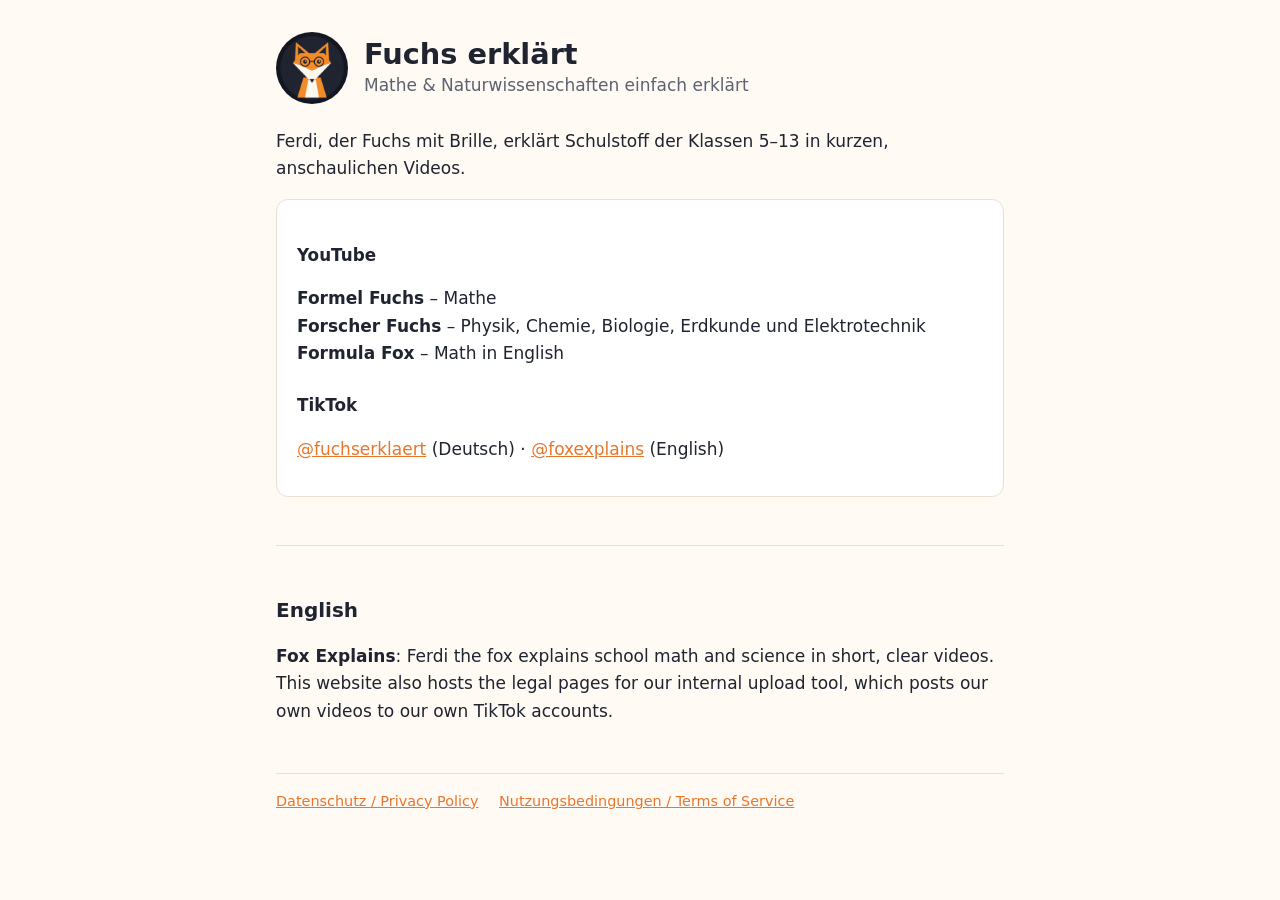
<file: index.html>
<!doctype html>
<html lang="de">
<head>
<meta charset="utf-8">
<meta name="viewport" content="width=device-width, initial-scale=1">
<title>Fuchs erklärt</title>
<meta name="description" content="Mathe und Naturwissenschaften einfach erklärt – mit Ferdi, dem Fuchs.">
<link rel="icon" href="ferdi.png">
<link rel="stylesheet" href="style.css">
</head>
<body>
<main>
  <header>
    <img src="ferdi.png" alt="Ferdi, der Fuchs mit Brille">
    <div>
      <h1>Fuchs erklärt</h1>
      <div class="muted">Mathe &amp; Naturwissenschaften einfach erklärt</div>
    </div>
  </header>

  <p>Ferdi, der Fuchs mit Brille, erklärt Schulstoff der Klassen 5–13 in kurzen, anschaulichen Videos.</p>

  <div class="card">
    <h3>YouTube</h3>
    <p><strong>Formel Fuchs</strong> – Mathe<br>
       <strong>Forscher Fuchs</strong> – Physik, Chemie, Biologie, Erdkunde und Elektrotechnik<br>
       <strong>Formula Fox</strong> – Math in English</p>
    <h3>TikTok</h3>
    <p><a href="https://www.tiktok.com/@fuchserklaert">@fuchserklaert</a> (Deutsch) ·
       <a href="https://www.tiktok.com/@foxexplains">@foxexplains</a> (English)</p>
  </div>

  <div class="lang">
    <h2>English</h2>
    <p><strong>Fox Explains</strong>: Ferdi the fox explains school math and science in short, clear videos.
       This website also hosts the legal pages for our internal upload tool, which posts our own videos to our own TikTok accounts.</p>
  </div>

  <footer>
    <a href="datenschutz.html">Datenschutz / Privacy Policy</a>
    <a href="nutzungsbedingungen.html">Nutzungsbedingungen / Terms of Service</a>
  </footer>
</main>
</body>
</html>
</file>
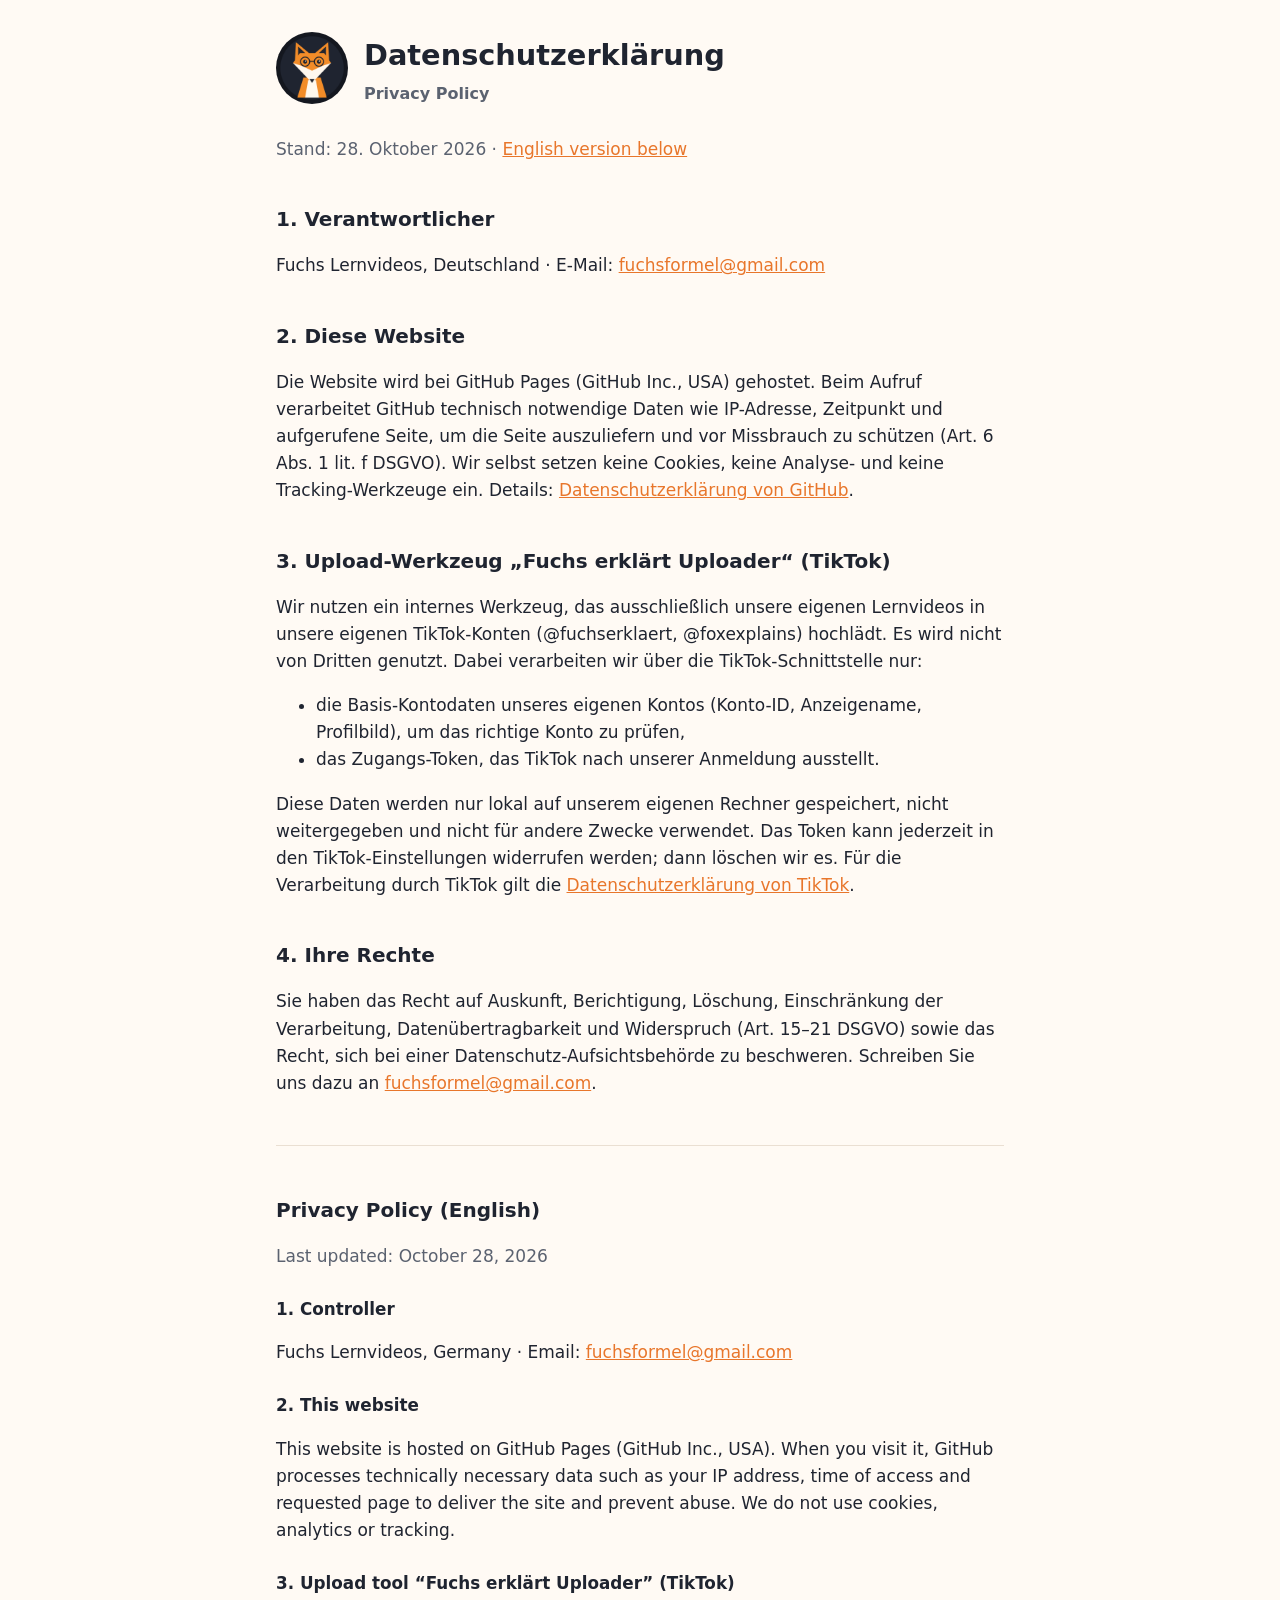
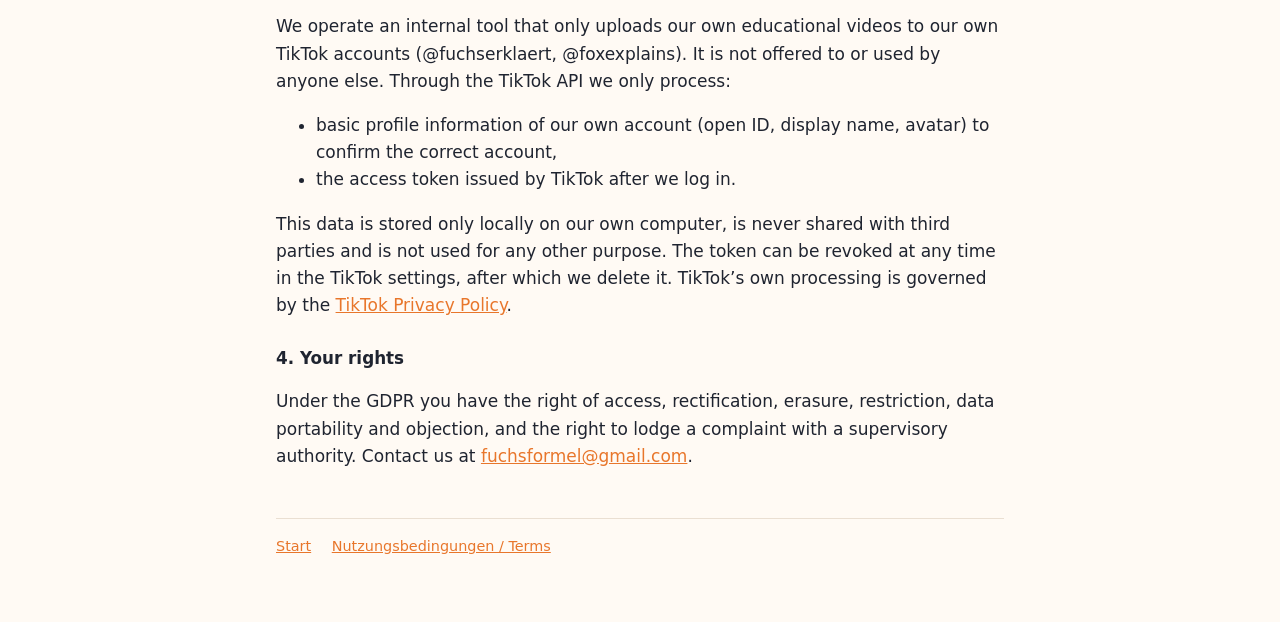
<file: datenschutz.html>
<!doctype html>
<html lang="de">
<head>
<meta charset="utf-8">
<meta name="viewport" content="width=device-width, initial-scale=1">
<title>Datenschutz – Fuchs erklärt</title>
<link rel="icon" href="ferdi.png">
<link rel="stylesheet" href="style.css">
</head>
<body>
<main>
  <header>
    <a href="index.html"><img src="ferdi.png" alt="Ferdi"></a>
    <h1>Datenschutzerklärung<br><span class="muted" style="font-size:1rem">Privacy Policy</span></h1>
  </header>
  <p class="muted">Stand: 28. Oktober 2026 · <a href="#en">English version below</a></p>

  <h2>1. Verantwortlicher</h2>
  <p>Fuchs Lernvideos, Deutschland · E-Mail: <a href="mailto:fuchsformel@gmail.com">fuchsformel@gmail.com</a></p>

  <h2>2. Diese Website</h2>
  <p>Die Website wird bei GitHub Pages (GitHub Inc., USA) gehostet. Beim Aufruf verarbeitet GitHub technisch notwendige
     Daten wie IP-Adresse, Zeitpunkt und aufgerufene Seite, um die Seite auszuliefern und vor Missbrauch zu schützen
     (Art. 6 Abs. 1 lit. f DSGVO). Wir selbst setzen keine Cookies, keine Analyse- und keine Tracking-Werkzeuge ein.
     Details: <a href="https://docs.github.com/site-policy/privacy-policies/github-general-privacy-statement">Datenschutzerklärung von GitHub</a>.</p>

  <h2>3. Upload-Werkzeug „Fuchs erklärt Uploader“ (TikTok)</h2>
  <p>Wir nutzen ein internes Werkzeug, das ausschließlich unsere eigenen Lernvideos in unsere eigenen TikTok-Konten
     (@fuchserklaert, @foxexplains) hochlädt. Es wird nicht von Dritten genutzt. Dabei verarbeiten wir über die
     TikTok-Schnittstelle nur:</p>
  <ul>
    <li>die Basis-Kontodaten unseres eigenen Kontos (Konto-ID, Anzeigename, Profilbild), um das richtige Konto zu prüfen,</li>
    <li>das Zugangs-Token, das TikTok nach unserer Anmeldung ausstellt.</li>
  </ul>
  <p>Diese Daten werden nur lokal auf unserem eigenen Rechner gespeichert, nicht weitergegeben und nicht für andere
     Zwecke verwendet. Das Token kann jederzeit in den TikTok-Einstellungen widerrufen werden; dann löschen wir es.
     Für die Verarbeitung durch TikTok gilt die <a href="https://www.tiktok.com/legal/privacy-policy-eea">Datenschutzerklärung von TikTok</a>.</p>

  <h2>4. Ihre Rechte</h2>
  <p>Sie haben das Recht auf Auskunft, Berichtigung, Löschung, Einschränkung der Verarbeitung, Datenübertragbarkeit
     und Widerspruch (Art. 15–21 DSGVO) sowie das Recht, sich bei einer Datenschutz-Aufsichtsbehörde zu beschweren.
     Schreiben Sie uns dazu an <a href="mailto:fuchsformel@gmail.com">fuchsformel@gmail.com</a>.</p>

  <div class="lang" id="en">
    <h2>Privacy Policy (English)</h2>
    <p class="muted">Last updated: October 28, 2026</p>

    <h3>1. Controller</h3>
    <p>Fuchs Lernvideos, Germany · Email: <a href="mailto:fuchsformel@gmail.com">fuchsformel@gmail.com</a></p>

    <h3>2. This website</h3>
    <p>This website is hosted on GitHub Pages (GitHub Inc., USA). When you visit it, GitHub processes technically
       necessary data such as your IP address, time of access and requested page to deliver the site and prevent abuse.
       We do not use cookies, analytics or tracking.</p>

    <h3>3. Upload tool “Fuchs erklärt Uploader” (TikTok)</h3>
    <p>We operate an internal tool that only uploads our own educational videos to our own TikTok accounts
       (@fuchserklaert, @foxexplains). It is not offered to or used by anyone else. Through the TikTok API we only process:</p>
    <ul>
      <li>basic profile information of our own account (open ID, display name, avatar) to confirm the correct account,</li>
      <li>the access token issued by TikTok after we log in.</li>
    </ul>
    <p>This data is stored only locally on our own computer, is never shared with third parties and is not used for any
       other purpose. The token can be revoked at any time in the TikTok settings, after which we delete it.
       TikTok’s own processing is governed by the <a href="https://www.tiktok.com/legal/privacy-policy-eea">TikTok Privacy Policy</a>.</p>

    <h3>4. Your rights</h3>
    <p>Under the GDPR you have the right of access, rectification, erasure, restriction, data portability and objection,
       and the right to lodge a complaint with a supervisory authority. Contact us at
       <a href="mailto:fuchsformel@gmail.com">fuchsformel@gmail.com</a>.</p>
  </div>

  <footer>
    <a href="index.html">Start</a>
    <a href="nutzungsbedingungen.html">Nutzungsbedingungen / Terms</a>
  </footer>
</main>
</body>
</html>
</file>
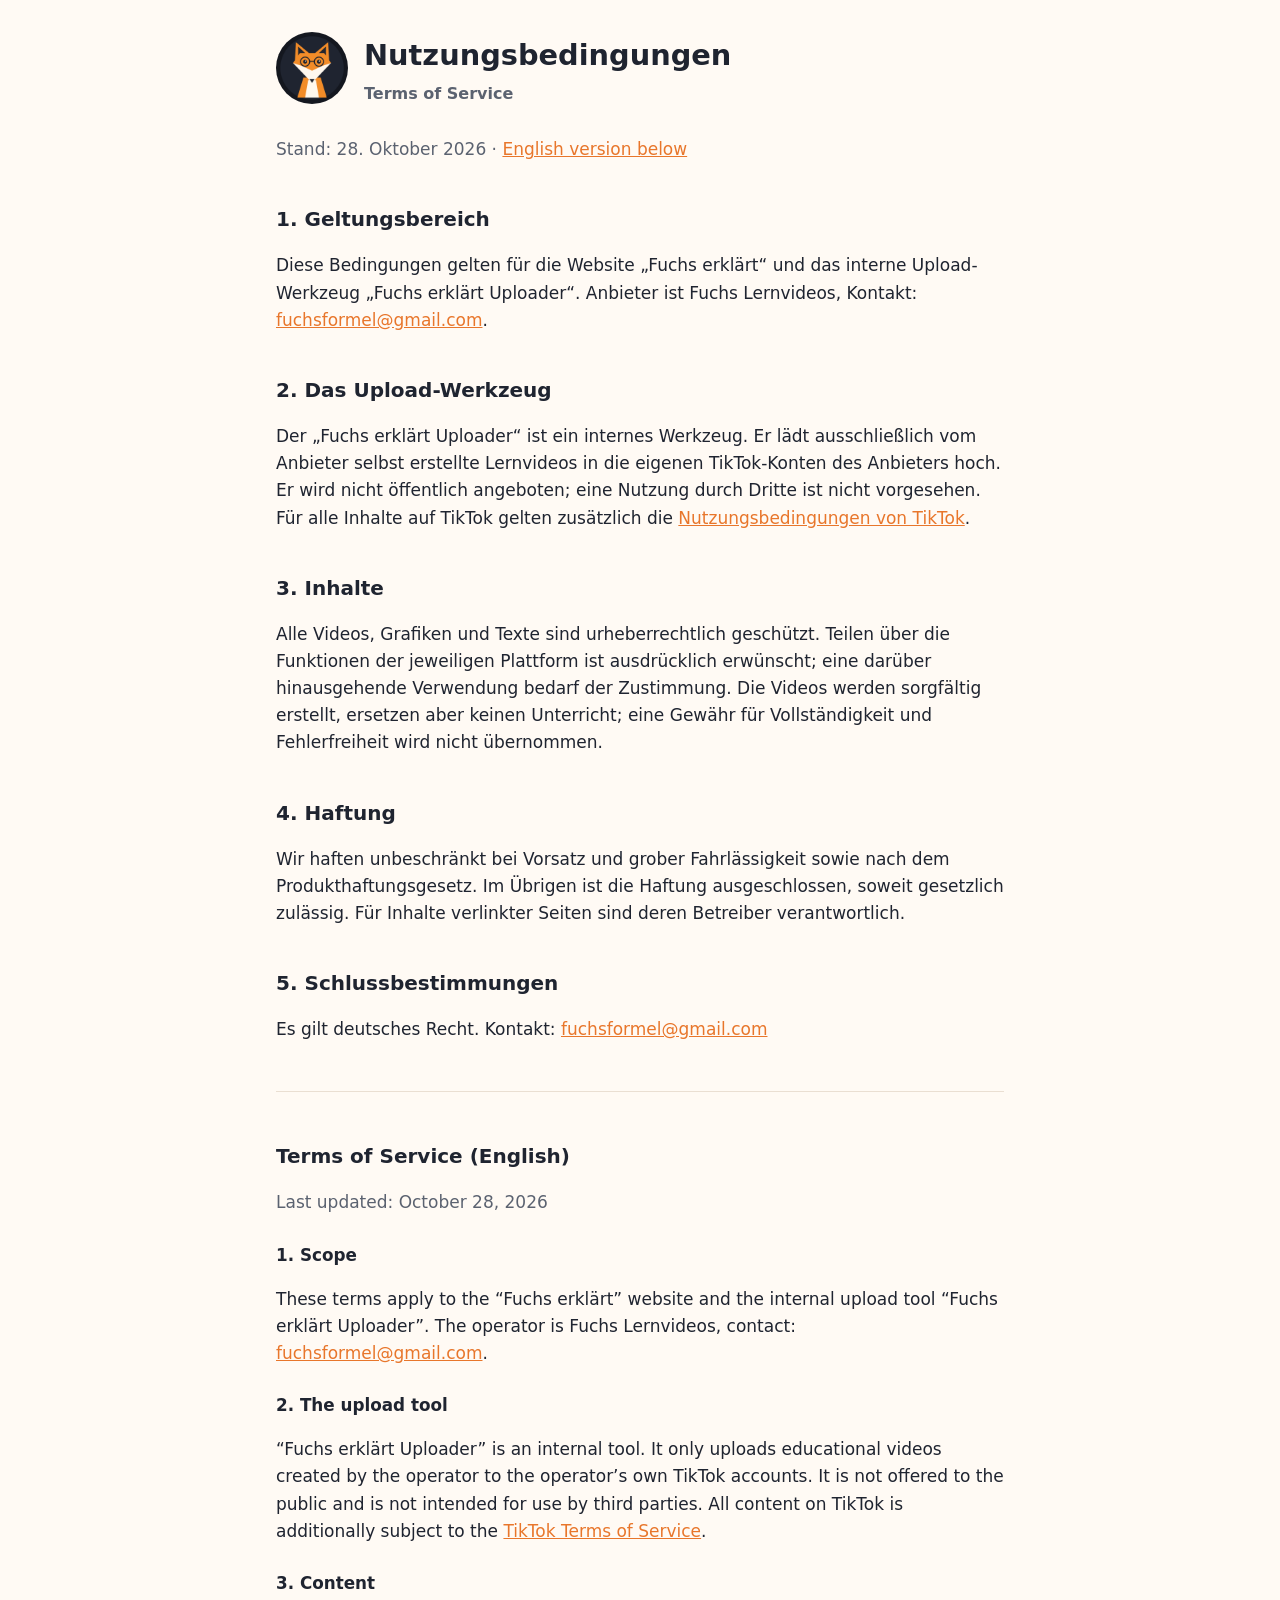
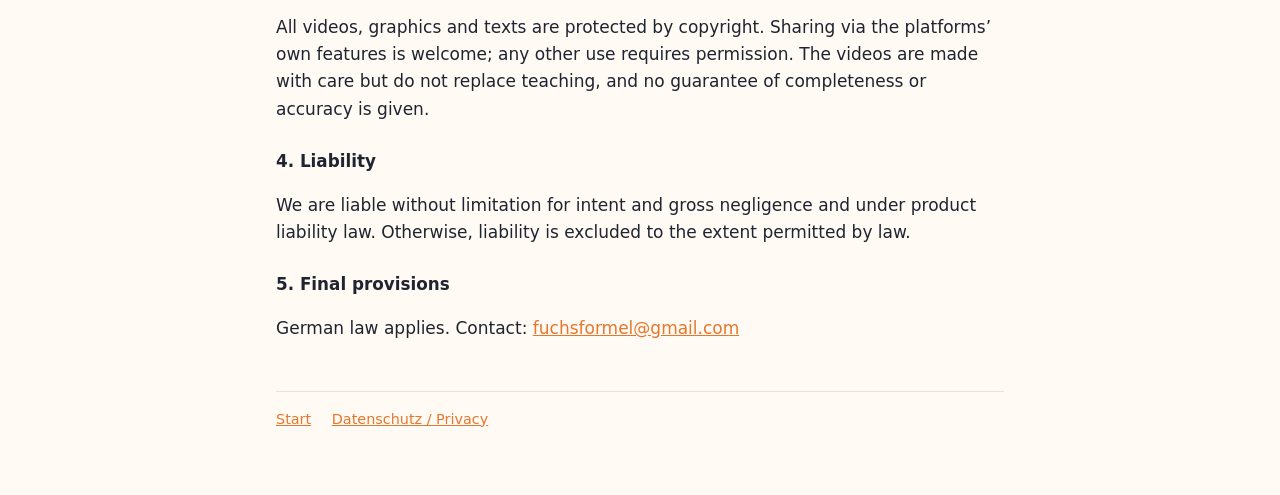
<file: nutzungsbedingungen.html>
<!doctype html>
<html lang="de">
<head>
<meta charset="utf-8">
<meta name="viewport" content="width=device-width, initial-scale=1">
<title>Nutzungsbedingungen – Fuchs erklärt</title>
<link rel="icon" href="ferdi.png">
<link rel="stylesheet" href="style.css">
</head>
<body>
<main>
  <header>
    <a href="index.html"><img src="ferdi.png" alt="Ferdi"></a>
    <h1>Nutzungsbedingungen<br><span class="muted" style="font-size:1rem">Terms of Service</span></h1>
  </header>
  <p class="muted">Stand: 28. Oktober 2026 · <a href="#en">English version below</a></p>

  <h2>1. Geltungsbereich</h2>
  <p>Diese Bedingungen gelten für die Website „Fuchs erklärt“ und das interne Upload-Werkzeug „Fuchs erklärt Uploader“.
     Anbieter ist Fuchs Lernvideos, Kontakt: <a href="mailto:fuchsformel@gmail.com">fuchsformel@gmail.com</a>.</p>

  <h2>2. Das Upload-Werkzeug</h2>
  <p>Der „Fuchs erklärt Uploader“ ist ein internes Werkzeug. Er lädt ausschließlich vom Anbieter selbst erstellte
     Lernvideos in die eigenen TikTok-Konten des Anbieters hoch. Er wird nicht öffentlich angeboten; eine Nutzung durch
     Dritte ist nicht vorgesehen. Für alle Inhalte auf TikTok gelten zusätzlich die
     <a href="https://www.tiktok.com/legal/terms-of-service-eea">Nutzungsbedingungen von TikTok</a>.</p>

  <h2>3. Inhalte</h2>
  <p>Alle Videos, Grafiken und Texte sind urheberrechtlich geschützt. Teilen über die Funktionen der jeweiligen
     Plattform ist ausdrücklich erwünscht; eine darüber hinausgehende Verwendung bedarf der Zustimmung.
     Die Videos werden sorgfältig erstellt, ersetzen aber keinen Unterricht; eine Gewähr für Vollständigkeit und
     Fehlerfreiheit wird nicht übernommen.</p>

  <h2>4. Haftung</h2>
  <p>Wir haften unbeschränkt bei Vorsatz und grober Fahrlässigkeit sowie nach dem Produkthaftungsgesetz. Im Übrigen ist
     die Haftung ausgeschlossen, soweit gesetzlich zulässig. Für Inhalte verlinkter Seiten sind deren Betreiber verantwortlich.</p>

  <h2>5. Schlussbestimmungen</h2>
  <p>Es gilt deutsches Recht. Kontakt: <a href="mailto:fuchsformel@gmail.com">fuchsformel@gmail.com</a></p>

  <div class="lang" id="en">
    <h2>Terms of Service (English)</h2>
    <p class="muted">Last updated: October 28, 2026</p>

    <h3>1. Scope</h3>
    <p>These terms apply to the “Fuchs erklärt” website and the internal upload tool “Fuchs erklärt Uploader”.
       The operator is Fuchs Lernvideos, contact: <a href="mailto:fuchsformel@gmail.com">fuchsformel@gmail.com</a>.</p>

    <h3>2. The upload tool</h3>
    <p>“Fuchs erklärt Uploader” is an internal tool. It only uploads educational videos created by the operator to the
       operator’s own TikTok accounts. It is not offered to the public and is not intended for use by third parties.
       All content on TikTok is additionally subject to the
       <a href="https://www.tiktok.com/legal/terms-of-service-eea">TikTok Terms of Service</a>.</p>

    <h3>3. Content</h3>
    <p>All videos, graphics and texts are protected by copyright. Sharing via the platforms’ own features is welcome;
       any other use requires permission. The videos are made with care but do not replace teaching, and no guarantee
       of completeness or accuracy is given.</p>

    <h3>4. Liability</h3>
    <p>We are liable without limitation for intent and gross negligence and under product liability law. Otherwise,
       liability is excluded to the extent permitted by law.</p>

    <h3>5. Final provisions</h3>
    <p>German law applies. Contact: <a href="mailto:fuchsformel@gmail.com">fuchsformel@gmail.com</a></p>
  </div>

  <footer>
    <a href="index.html">Start</a>
    <a href="datenschutz.html">Datenschutz / Privacy</a>
  </footer>
</main>
</body>
</html>
</file>
<file: style.css>
:root { --bg: #fffaf4; --text: #1f2430; --muted: #5b6270; --accent: #e8762b; --card: #ffffff; --line: #eadfd2; }
@media (prefers-color-scheme: dark) {
  :root { --bg: #161a22; --text: #eef0f4; --muted: #a7adb8; --accent: #f39a52; --card: #1f2430; --line: #2e3442; }
}
* { box-sizing: border-box; }
body { margin: 0; background: var(--bg); color: var(--text); font: 17px/1.6 system-ui, -apple-system, "Segoe UI", sans-serif; }
main { max-width: 760px; margin: 0 auto; padding: 32px 16px 64px; }
header { display: flex; align-items: center; gap: 16px; margin-bottom: 24px; }
header img { width: 72px; height: 72px; border-radius: 50%; }
header a { color: inherit; text-decoration: none; }
h1 { font-size: 1.8rem; margin: 0; line-height: 1.2; }
h2 { font-size: 1.25rem; margin-top: 2em; }
h3 { font-size: 1.05rem; margin-top: 1.5em; }
a { color: var(--accent); }
.muted { color: var(--muted); }
.card { background: var(--card); border: 1px solid var(--line); border-radius: 12px; padding: 16px 20px; margin: 16px 0; }
.lang { border-top: 1px solid var(--line); margin-top: 48px; padding-top: 8px; }
footer { border-top: 1px solid var(--line); margin-top: 48px; padding-top: 16px; font-size: 0.9rem; color: var(--muted); }
footer a { margin-right: 16px; }
</file>
